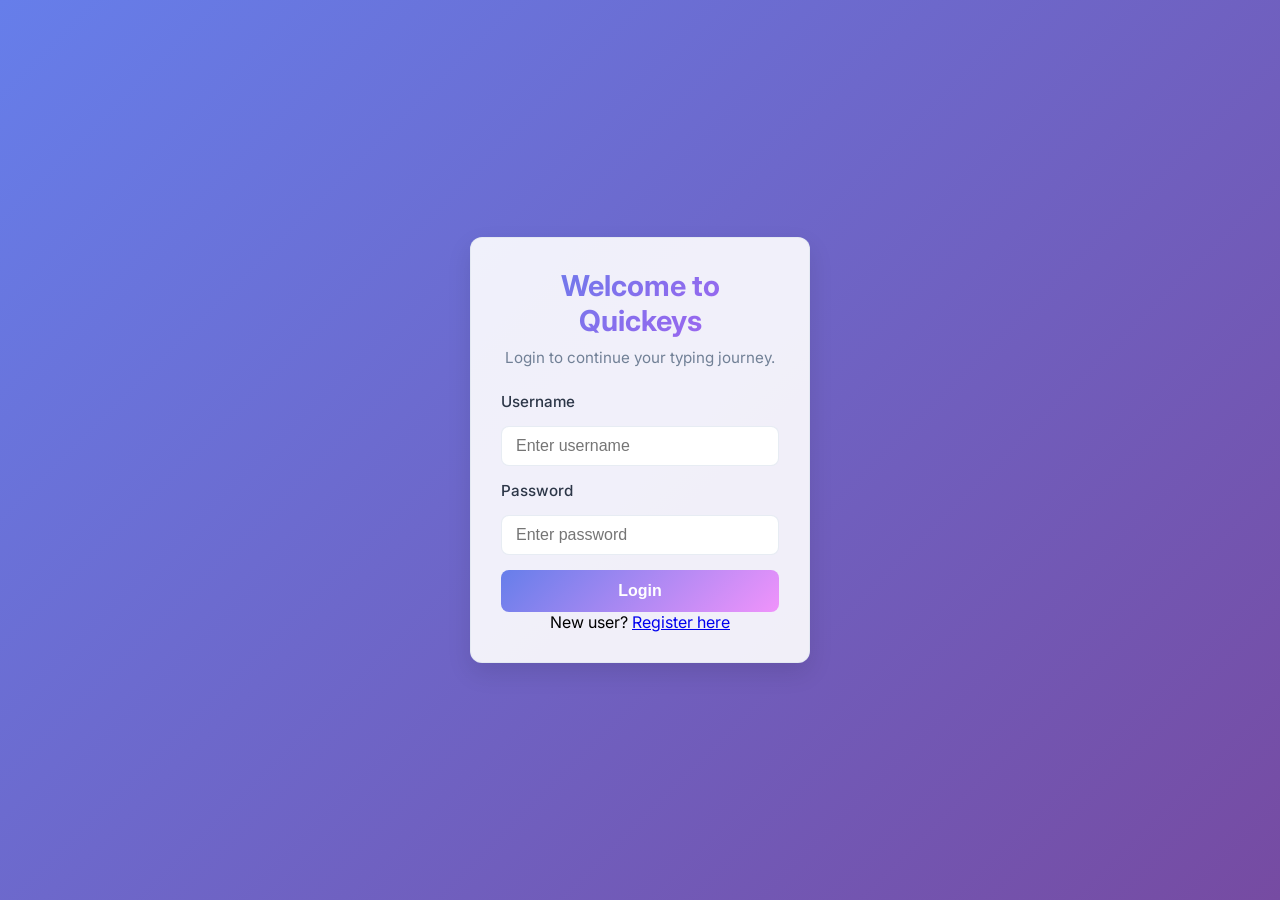
<file: Frontend/login.html>
<!DOCTYPE html>
<html lang="en">
<head>
  <meta charset="UTF-8" />
  <meta name="viewport" content="width=device-width, initial-scale=1.0" />
  <title>Login | Quickeys</title>
  <link rel="stylesheet" href="loginstyle.css" />
  <link href="https://fonts.googleapis.com/css2?family=Inter:wght@400;600&display=swap" rel="stylesheet" />
</head>
<body>
  <div class="login-container">
    <div class="login-card">
      <h1 class="login-title">Welcome to Quickeys</h1>
      <p class="login-subtitle" id="formSubtitle">Login to continue your typing journey.</p>

      <form id="loginForm">
        <label for="username">Username</label>
        <input type="text" id="username" required placeholder="Enter username" />

        <label for="password">Password</label>
        <input type="password" id="password" required placeholder="Enter password" />

        <button type="submit" class="login-btn" id="submitBtn">Login</button>
      </form>

      <p class="toggle-text">
        <span id="toggleQuestion">New user?</span>
        <a href="#" id="toggleLink">Register here</a>
      </p>
    </div>
  </div>

  <script>
    const isRegisterMode = location.search.includes("register");
    const title = document.querySelector(".login-title");
    const subtitle = document.getElementById("formSubtitle");
    const btn = document.getElementById("submitBtn");
    const toggleText = document.getElementById("toggleQuestion");
    const toggleLink = document.getElementById("toggleLink");

    if (isRegisterMode) {
      title.textContent = "Join Quickeys";
      subtitle.textContent = "Create an account to track your progress.";
      btn.textContent = "Register";
      toggleText.textContent = "Already have an account?";
      toggleLink.textContent = "Login here";
      toggleLink.href = "login.html";
    } else {
      toggleLink.href = "login.html?register";
    }

    document.getElementById("loginForm").addEventListener("submit", async function (e) {
      e.preventDefault();
      const username = document.getElementById("username").value.trim();
      const password = document.getElementById("password").value.trim();

      if (!username || !password) {
        return alert("Please fill in both fields.");
      }

      const endpoint = isRegisterMode ? "/auth/register" : "/auth/login";

      try {
        const res = await fetch(`https://smart-typing-tutor.onrender.com${endpoint}`, {
          method: "POST",
          headers: { "Content-Type": "application/json" },
          body: JSON.stringify({ username, password })
        });

        const data = await res.json();

        if (res.ok) {
          if (!isRegisterMode) {
            localStorage.setItem("quickeys_token", data.token);
            localStorage.setItem("quickeys_user", data.username);
            window.location.href = "index.html";
          } else {
            alert("✅ Registered successfully! You can now login.");
            window.location.href = "login.html";
          }
        } else {
          alert(data.error || "Something went wrong.");
        }
      } catch (err) {
        alert("Server not responding. Try again later.");
        console.error(err);
      }
    });
  </script>
</body>
</html>
</file>
<file: Frontend/loginstyle.css>
:root {
  --primary-color: #667eea;
  --secondary-color: #a860f0;
  --accent-color: #f093fb;
  --success-color: #4ecdc4;
  --warning-color: #ffd93d;
  --error-color: #ff6b6b;

  --bg-primary: #f8fafc;
  --bg-secondary: #ffffff;
  --bg-card: rgba(255, 255, 255, 0.9);
  --text-primary: #2d3748;
  --text-secondary: #718096;
  --text-light: #a0aec0;

  --border-color: rgba(226, 232, 240, 0.8);
  --shadow-lg: 0 10px 25px rgba(0, 0, 0, 0.1);
  --border-radius: 12px;
  --transition: all 0.3s ease;
}

* {
  margin: 0;
  padding: 0;
  box-sizing: border-box;
}

body {
  font-family: 'Inter', sans-serif;
  background: linear-gradient(135deg, #667eea, #764ba2);
  display: flex;
  align-items: center;
  justify-content: center;
  min-height: 100vh;
}

.login-container {
  width: 100%;
  max-width: 400px;
  padding: 30px;
}

.login-card {
  background: var(--bg-card);
  border-radius: var(--border-radius);
  padding: 30px;
  box-shadow: var(--shadow-lg);
  border: 1px solid var(--border-color);
  text-align: center;
}

.login-title {
  font-size: 1.8rem;
  font-weight: 700;
  margin-bottom: 10px;
  background: linear-gradient(135deg, var(--primary-color), var(--secondary-color));
  background-clip: text;               /* Standard syntax (may not work alone) */
  -webkit-background-clip: text;       /* Needed for Safari and Chrome */

  color: transparent;                  /* Standard fallback */
  -webkit-text-fill-color: transparent;/* Needed for Safari and Chrome */
}

.login-subtitle {
  color: var(--text-secondary);
  font-size: 0.95rem;
  margin-bottom: 25px;
}

form {
  display: flex;
  flex-direction: column;
  gap: 15px;
  text-align: left;
}

label {
  font-weight: 500;
  color: var(--text-primary);
  font-size: 0.95rem;
}

input {
  padding: 10px 14px;
  font-size: 1rem;
  border: 1px solid var(--border-color);
  border-radius: 8px;
  background-color: var(--bg-secondary);
  color: var(--text-primary);
  transition: var(--transition);
}

input:focus {
  outline: none;
  border-color: var(--primary-color);
  box-shadow: 0 0 0 3px rgba(102, 126, 234, 0.2);
}

.login-btn {
  background: linear-gradient(135deg, var(--primary-color), var(--accent-color));
  color: white;
  font-size: 1rem;
  font-weight: 600;
  padding: 12px;
  border: none;
  border-radius: 8px;
  cursor: pointer;
  transition: var(--transition);
}

.login-btn:hover {
  transform: translateY(-2px);
  box-shadow: 0 8px 25px rgba(102, 126, 234, 0.3);
}
</file>
